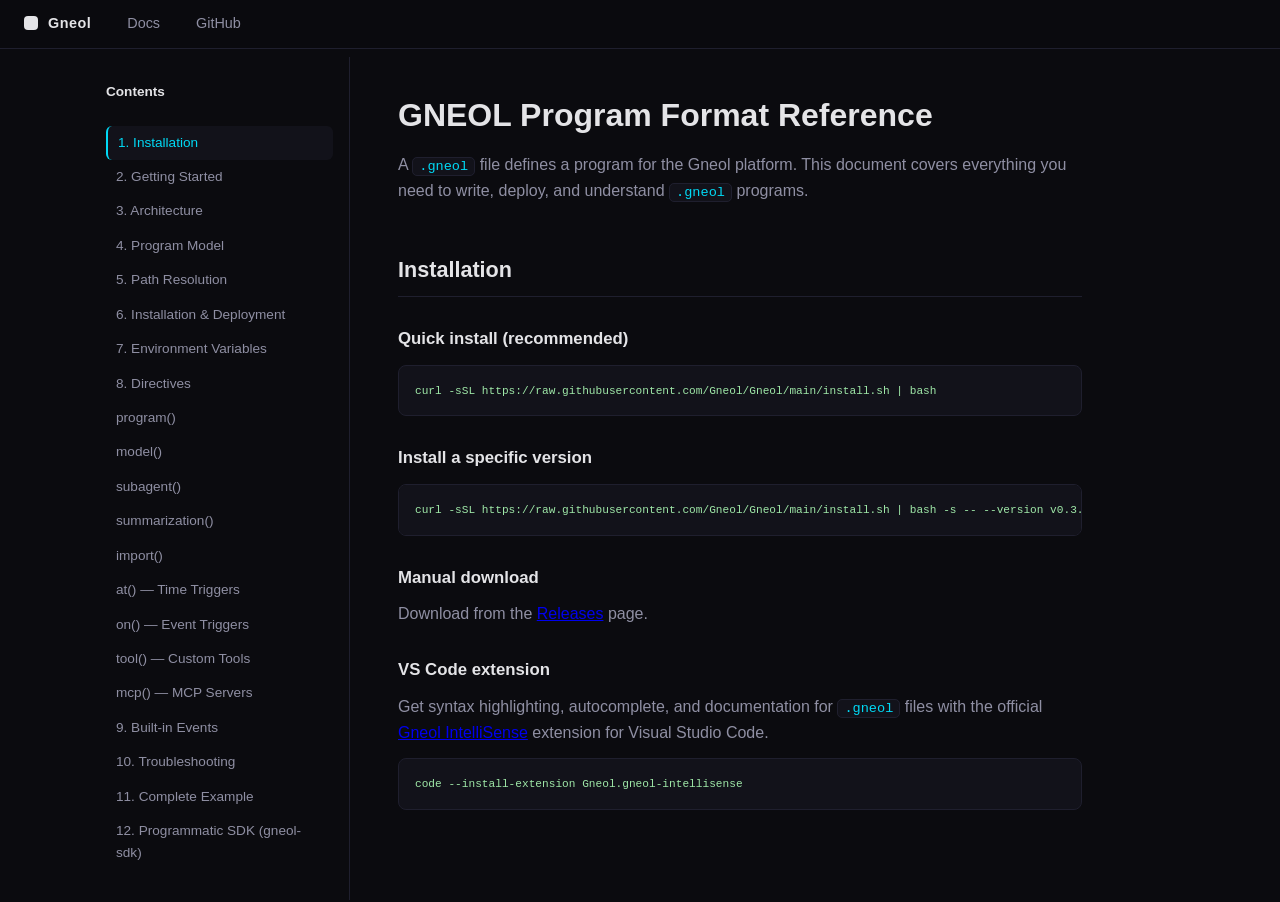
<file: docs/index.html>
<!DOCTYPE html>
<html lang="en">
  <head>
    <meta charset="UTF-8" />
    <meta name="viewport" content="width=device-width, initial-scale=1.0" />
    <title>GNEOL Program Format Reference — Gneol Docs</title>
    <meta name="description" content="Complete reference for writing .gneol programs: program headers, models, subagents, triggers, tools, and MCP servers." />
    <link rel="canonical" href="https://gneol.github.io/docs/" />

        <!-- Open Graph / Twitter card -->
    <link rel="canonical" href="https://gneol.github.io/docs/" />
    <meta property="og:type" content="website" />
    <meta property="og:site_name" content="Gneol" />
    <meta property="og:url" content="https://gneol.github.io/docs/" />
    <meta property="og:title" content="GNEOL Program Format Reference — Gneol Docs" />
    <meta property="og:description" content="Complete reference for writing .gneol programs: program headers, models, subagents, triggers, tools, and MCP servers." />
    <meta property="og:image" content="https://gneol.github.io/media/og-card.png" />
    <meta property="og:image:width" content="1200" />
    <meta property="og:image:height" content="630" />
    <meta property="og:image:alt" content="Gneol — a runtime for .gneol files, one binary" />
    <meta name="twitter:card" content="summary_large_image" />
    <meta name="theme-color" content="#0b0b0f" />
    <style>
      :root {
        --bg: #0b0b0f;
        --bg-elev: #12121a;
        --border: #1f1f2e;
        --text: #e4e4e7;
        --text-dim: #8f8fa3;
        --accent: #6c5ce7;
        --accent-2: #00d9f5;
      }
      * { margin: 0; padding: 0; box-sizing: border-box; }
      body {
        font-family: -apple-system, BlinkMacSystemFont, "Segoe UI", Roboto, sans-serif;
        background: var(--bg);
        color: var(--text);
        line-height: 1.65;
      }
      code, pre {
        font-family: "SF Mono", Menlo, Monaco, Consolas, monospace;
      }
      .topbar {
        position: sticky;
        top: 0;
        background: rgba(11,11,15,0.9);
        backdrop-filter: blur(10px);
        border-bottom: 1px solid var(--border);
        padding: 12px 24px;
        display: flex;
        align-items: center;
        gap: 20px;
      }
      .topbar a {
        color: var(--text-dim);
        text-decoration: none;
        font-size: 0.9rem;
        margin-right: 16px;
      }
      .topbar a:hover, .topbar a.logo:hover { color: var(--text); }
      .topbar a.logo { color: var(--text); font-weight: 700; letter-spacing: 0.5px; }
      .topbar a.logo::before {
        content: "";
        display: inline-block;
        width: 14px;
        height: 14px;
        background: var(--text);
        border-radius: 4px;
        margin-right: 10px;
        vertical-align: -2px;
      }
      .layout {
        display: grid;
        grid-template-columns: 260px 1fr;
        max-width: 1100px;
        margin: 0 auto;
      }
      .sidebar {
        position: sticky;
        top: 57px;
        height: calc(100vh - 57px);
        overflow-y: auto;
        border-right: 1px solid var(--border);
        padding: 24px 16px;
        font-size: 0.85rem;
      }
      .sidebar a {
        display: block;
        color: var(--text-dim);
        text-decoration: none;
        padding: 6px 10px;
        border-radius: 6px;
      }
      .sidebar a:hover {
        color: var(--text);
        background: var(--bg-elev);
      }
      .content {
        padding: 40px 48px 80px;
        max-width: 780px;
      }
      .doc-section { display: none; }
      .doc-section.active { display: block; }
      .sidebar a.active { color: var(--accent-2); background: var(--bg-elev); border-left: 2px solid var(--accent-2); }
      h1 { font-size: 2rem; margin-bottom: 8px; }
      h2 {
        font-size: 1.35rem;
        margin: 48px 0 16px;
        padding-bottom: 8px;
        border-bottom: 1px solid var(--border);
      }
      h3 { font-size: 1.05rem; margin: 28px 0 10px; }
      h4 { margin: 20px 0 8px; }
      p { margin: 10px 0; color: var(--text-dim); }
      ul, ol { margin: 10px 0 10px 24px; color: var(--text-dim); }
      li { margin: 4px 0; }
      code {
        background: var(--bg-elev);
        border: 1px solid var(--border);
        padding: 1px 6px;
        border-radius: 5px;
        font-size: 0.85em;
        color: var(--accent-2);
      }
      pre {
        background: var(--bg-elev);
        border: 1px solid var(--border);
        border-radius: 8px;
        padding: 14px 16px;
        overflow-x: auto;
        margin: 12px 0;
        font-size: 0.82rem;
      }
      pre code { background: none; border: none; padding: 0; color: #9fe8a8; }
      table {
        border-collapse: collapse;
        width: 100%;
        margin: 12px 0;
        font-size: 0.85rem;
      }
      th, td {
        border: 1px solid var(--border);
        padding: 8px 12px;
        text-align: left;
        color: var(--text-dim);
      }
      th { background: var(--bg-elev); color: var(--text); }
      .note {
        background: rgba(108,92,231,0.08);
        border-left: 3px solid var(--accent);
        padding: 10px 14px;
        border-radius: 0 6px 6px 0;
        margin: 12px 0;
        font-size: 0.9rem;
        color: var(--text-dim);
      }
      .note strong { color: var(--text); }
      .arch { text-align: center; margin: 20px 0; }
      .arch-node {
        display: inline-block;
        border: 1px solid var(--border);
        background: var(--bg-elev);
        border-radius: 8px;
        padding: 10px 18px;
        font-size: 0.8rem;
        color: var(--text-dim);
        min-width: 150px;
      }
      .arch-node strong { display: block; color: var(--text); font-size: 0.78rem; letter-spacing: 0.6px; margin-bottom: 2px; }
      .arch-server { border-color: var(--accent); box-shadow: 0 0 24px rgba(108,92,231,0.18); }
      .arch-cols { display: flex; justify-content: center; gap: 16px; flex-wrap: wrap; margin-top: 14px; }
      .arch-col { display: flex; flex-direction: column; align-items: center; }
      .arch-arrow { color: var(--accent-2); line-height: 1; margin-bottom: 4px; font-size: 0.9rem; }
      @media (max-width: 820px) {
        .layout { grid-template-columns: 1fr; }
        .sidebar { display: none; }
        .content { padding: 24px 20px 60px; }
        .mobile-nav {
          display: block;
          position: sticky;
          top: 57px;
          z-index: 100;
          padding: 12px 20px;
          background: var(--bg);
          border-bottom: 1px solid var(--border);
        }
        .mobile-nav select {
          width: 100%;
          background: var(--bg-elev);
          color: var(--text);
          border: 1px solid var(--border);
          border-radius: 0;
          font-family: inherit;
          font-size: 0.85rem;
          padding: 8px 10px;
          outline: none;
        }
      }
      .mobile-nav { display: none; }
    
    </style>
    <noscript><style>.doc-section { display: block !important; }</style></noscript>
  </head>
  <body>
    <div class="topbar">
      <a href="../" class="logo">Gneol</a>
      <a href="#getting-started">Docs</a>
      <a href="https://github.com/Gneol/Gneol" target="_blank" rel="noopener">GitHub</a>
    </div>

    <div class="mobile-nav">
      <select id="mobile-section-select" aria-label="Jump to section"></select>
    </div>

    <div class="layout">
      <nav class="sidebar">
        <strong>Contents</strong>
        <br /><br />
        <a href="#installation">1. Installation</a>
        <a href="#getting-started">2. Getting Started</a>
        <a href="#architecture">3. Architecture</a>
        <a href="#program-model">4. Program Model</a>
        <a href="#path-resolution">5. Path Resolution</a>
        <a href="#installation-deployment">6. Installation &amp; Deployment</a>
        <a href="#env-vars">7. Environment Variables</a>
        <a href="#directives">8. Directives</a>
        <a href="#program">program()</a>
        <a href="#model">model()</a>
        <a href="#subagent">subagent()</a>
        <a href="#summarization">summarization()</a>
        <a href="#import">import()</a>
        <a href="#at">at() — Time Triggers</a>
        <a href="#on">on() — Event Triggers</a>
        <a href="#tool">tool() — Custom Tools</a>
        <a href="#mcp">mcp() — MCP Servers</a>
        <a href="#built-in-events">9. Built-in Events</a>
        <a href="#troubleshooting">10. Troubleshooting</a>
        <a href="#complete-example">11. Complete Example</a>
        <a href="#sdk">12. Programmatic SDK (gneol-sdk)</a>
      </nav>

      <main class="content">
        <h1>GNEOL Program Format Reference</h1>
        <p>A <code>.gneol</code> file defines a program for the Gneol platform. This document covers everything you need to write, deploy, and understand <code>.gneol</code> programs.</p>

        
<div class="doc-section" id="sec-installation">
<h2 id="installation">
Installation</h2>
        <h3>Quick install (recommended)</h3>
<pre><code>curl -sSL https://raw.githubusercontent.com/Gneol/Gneol/main/install.sh | bash</code></pre>
        <h3>Install a specific version</h3>
<pre><code>curl -sSL https://raw.githubusercontent.com/Gneol/Gneol/main/install.sh | bash -s -- --version v0.3.0</code></pre>
        <h3>Manual download</h3>
        <p>Download from the <a href="https://github.com/Gneol/Gneol/releases" target="_blank" rel="noopener">Releases</a> page.</p>
        <h3>VS Code extension</h3>
        <p>
          Get syntax highlighting, autocomplete, and documentation for
          <code>.gneol</code> files with the official
          <a href="https://marketplace.visualstudio.com/items?itemName=Gneol.gneol-intellisense" target="_blank" rel="noopener">Gneol IntelliSense</a>
          extension for Visual Studio Code.
        </p>
<pre><code>code --install-extension Gneol.gneol-intellisense</code></pre>

        
</div>
<div class="doc-section" id="sec-getting-started">
<h2 id="getting-started">
Getting Started</h2>
        <p>A minimal <code>.gneol</code> program is just a header:</p>
<pre><code>program("Hello World")
  .model("fast-llm")</code></pre>
        <div class="note"><strong>Note:</strong> model tags that are not declared in the file must already exist on the local runtime (e.g. pre-cached tags shipped with fresh installs or added via <code>gneol model</code>).</div>
        <p>Save it as <code>hello.gneol</code>, then deploy:</p>
<pre><code>gneol deploy -f hello.gneol -i</code></pre>
        <p>This deploys the program and starts an interactive chat session. To watch the file and redeploy automatically on every save, use <code>-w</code> instead:</p>
<pre><code>gneol deploy -f hello.gneol -w</code></pre>
        <p>Then talk to your agent:</p>
<pre><code>gneol        # start an interactive session in the current directory
gneol -a     # list and select an existing agent, then start chatting</code></pre>
        <p>That creates an agent named after your program title. Agents are the workers of Gneol: they receive messages, call functions, and execute triggers. From here you can add models, subagents, triggers, tools, and MCP servers as described below.</p>

        
</div>
<div class="doc-section" id="sec-architecture">
<h2 id="architecture">
Architecture</h2>
        <p>Gneol runs as a <strong>local background server</strong>. It holds all runtime state &mdash; souls, programs, models, tools, triggers, event buckets, and sessions &mdash; under <code>~/.gneol</code>, and listens on a local port (default <code>3999</code>). The <code>gneol</code> terminal command is a lightweight <strong>client</strong> that connects to that server. Keeping state in one place is what makes Gneol's system of cooperating agents work.</p>

        <div class="arch">
          <div class="arch-node arch-server">
            <strong>GNEOL SERVER</strong>
            local daemon &middot; state in ~/.gneol &middot; default port 3999
          </div>
          <div class="arch-cols">
            <div class="arch-col">
              <span class="arch-arrow">&#9650;</span>
              <div class="arch-node"><strong>gneol</strong>CLI / terminal</div>
            </div>
          </div>
        </div>

        <p>Start the server explicitly:</p>
<pre><code>gneol start           # start the local server (foreground)
gneol start -d        # start it in the background and detach
gneol start -p 4000   # listen on a custom port instead of 3999</code></pre>

        <p>Check whether it is up with <code>gneol status</code>, and shut it down with <code>gneol stop</code>.</p>

        <p><strong>Programs outlive the terminal.</strong> Once deployed, a program runs inside the detached runtime — closing your terminal does not stop your agents, scheduled triggers, or event listeners. Programs only stop when you ask them to, or when the machine they run on shuts down.</p>

<pre><code>gneol stop -f hello.gneol   # stops the program
gneol stop                  # stops the runtime</code></pre>

        <p>Nothing is registered to auto-start on reboot, so after a restart bring the runtime back with <code>gneol start -d</code> — or simply run any <code>gneol</code> command, which starts it for you if it is not already listening.</p>

        <p>With the server running, calling <code>gneol</code> on its own starts an interactive session in the current directory.</p>

        <h3>Programs</h3>
        <p>When you run <code>gneol</code> in a directory that has no <code>index.gneol</code>, it asks how you would like to proceed and can create a starter program there. To deploy a program under any other name, point <code>deploy</code> at the file:</p>
<pre><code>gneol deploy -f custom.gneol   # deploy a program with any name</code></pre>

        <div class="note"><strong>Note:</strong> the server owns the runtime state, so a deployment is applied there rather than in your local directory.</div>

        

</div>

<div class="doc-section" id="sec-program-model">
<h2 id="program-model">
Program Model</h2>
        <p>Gneol programs describe a system of cooperating agents. For the client/server runtime that hosts them, see <a href="#architecture">Architecture</a>.</p>
        <ul>
          <li><strong>Program</strong> — a <code>.gneol</code> file. Defines models, subagents, triggers, tools, and MCP connections.</li>
          <li><strong>Agent</strong> — a worker spawned from the program header. Each agent has a name, traits, backstory, workspace, and a model.</li>
          <li><strong>Subagent</strong> — a specialized child agent declared with <code>subagent("Name")</code>. Useful for delegating focused tasks (CI monitoring, UI debugging, etc.).</li>
          <li><strong>Trigger</strong> — <code>at()</code> (time-based) or <code>on()</code> (event-based) blocks that fire actions automatically.</li>
          <li><strong>Tool</strong> — a function an agent can call. Built-ins come from the platform; custom ones come from <code>tool()</code> scripts or MCP servers.</li>
          <li><strong>MCP Server</strong> — an external Model Context Protocol server whose tools become callable by agents.</li>
        </ul>
        <p>A deployed program creates a root agent. It can dispatch work to its subagents (e.g., via trigger routing with <code>.subagent("Name")</code>).</p>

        
</div>
<div class="doc-section" id="sec-path-resolution">
<h2 id="path-resolution">
Path Resolution</h2>
        <p><strong>All relative paths in a <code>.gneol</code> file resolve relative to the directory containing that <code>.gneol</code> file</strong> — not the process CWD and not the agent workspace.</p>
        <p>This applies to:</p>
        <ul>
          <li><code>.context("Label").resource("path")</code></li>
          <li><code>import("path")</code></li>
          <li><code>.script("path")</code> in <code>tool()</code></li>
          <li><code>.config("path")</code> in <code>mcp()</code></li>
          <li><code>.ifExec("path", ...)</code> in <code>at()</code>/<code>on()</code></li>
        </ul>
        <p>Absolute paths and URLs are used as-is.</p>

        
</div>
<div class="doc-section" id="sec-installation-deployment">
<h2 id="installation-deployment">
Installation &amp; Deployment</h2>
        <p>Programs are deployed with the Gneol CLI. Start the runtime first if it isn't already running:</p>
<pre><code>gneol start          # start the runtime (--daemonize to run in background)
gneol deploy -f path/to/file.gneol          # deploy once
gneol deploy -f path/to/file.gneol -i       # deploy, then start an interactive session
gneol deploy -f path/to/file.gneol -w       # watch the file and redeploy on save</code></pre>
        <p><code>deploy</code> reconciles runtime state with your <code>.gneol</code> script:</p>
        <ol>
          <li>Parses the <code>.gneol</code> file and its <code>import()</code>s.</li>
          <li>Creates/updates the root agent for the program.</li>
          <li>Applies model bindings, subagent declarations, and triggers.</li>
          <li>Loads custom <code>tool()</code> scripts.</li>
          <li>Connects <code>mcp()</code> servers and syncs their tools.</li>
          <li>Rebuilds the agent's function list so new tools are immediately available.</li>
        </ol>
        <div class="note"><strong>Note:</strong> some sync steps (e.g., MCP connections) require a runtime restart to take full effect.</div>
        <p>Use <code>-i</code> to jump straight into a chat after deploying, or <code>-w</code> to watch your <code>.gneol</code> file and auto-redeploy every time you save.</p>
        <h3>Other useful commands</h3>
        <table>
          <tr><th>Command</th><th>Purpose</th></tr>
          <tr><td><code>gneol agent list</code></td><td>List agents on the local runtime.</td></tr>
          <tr><td><code>gneol agent scaffold &lt;name&gt;</code></td><td>Generate an agent scaffold as a <code>.gneol</code> snippet.</td></tr>
          <tr><td><code>gneol model list</code></td><td>List models on the local runtime.</td></tr>
          <tr><td><code>gneol mcp list</code></td><td>List MCP servers.</td></tr>
          <tr><td><code>gneol tool list</code></td><td>List tools.</td></tr>
          <tr><td><code>gneol event list</code></td><td>List events.</td></tr>
          <tr><td><code>gneol schedule list</code></td><td>List scheduled triggers.</td></tr>
          <tr><td><code>gneol secrets &lt;action&gt; [key] [value]</code></td><td>Manage encrypted API key store (<code>list</code>, <code>get</code>, <code>set</code>, <code>delete</code>).</td></tr>
          <tr><td><code>gneol convert</code></td><td>Convert <code>.gneol</code> to/from JSON or YAML.</td></tr>
          <tr><td><code>gneol rollback [target]</code></td><td>Rollback a previous deployment or resource change.</td></tr>
          <tr><td><code>gneol stop -f &lt;file&gt;</code></td><td>Stop a single program.</td></tr>
          <tr><td><code>gneol stop</code></td><td>Stop the whole runtime.</td></tr>
          <tr><td><code>gneol -a</code></td><td>List and select an existing agent, then start chatting.</td></tr>
        </table>
        <p>Run <code>gneol --help</code> for the full command list.</p>
        <div class="note"><strong>API keys:</strong> store secrets with <code>gneol secrets set &lt;key&gt; &lt;value&gt;</code>, then reference them from your program with <code>program().env(".env")</code> or <code>.model().apiKey("ENV_VAR")</code> — no hard-coded keys in your <code>.gneol</code> file.</div>

        
</div>

<div class="doc-section" id="sec-env-vars">
<h2 id="env-vars">Environment Variables</h2>
        <p>There are three ways to provide environment variables and API keys to your Gneol programs:</p>

        <h3>1. Global Secret Store (gneol secrets)</h3>
        <p>Store API keys and tokens globally, encrypted on your machine:</p>
<pre><code>gneol secrets set OPENROUTER_API_KEY sk-...
gneol secrets list
gneol secrets get OPENROUTER_API_KEY
gneol secrets delete OPENROUTER_API_KEY</code></pre>
        <p>Reference keys by name in your <code>.gneol</code> file — no hard-coded secrets:</p>
<pre><code>model("fast-llm")
  .provider("openrouter")
  .modelId("openai/gpt-4o-mini")
  .apiKey("OPENROUTER_API_KEY")</code></pre>

        <h3>2. Per-Program Env File</h3>
        <p>Point your program at a <code>.env</code> file on disk. Variables are injected into the program environment:</p>
<pre><code>program("My App")
  .env(".env")</code></pre>
        <p>If omitted, Gneol auto-detects a <code>.env</code> file in the program directory.</p>

        <h3>3. Shell Environment</h3>
        <p>Export variables in your terminal shell before running Gneol — available to all programs:</p>
<pre><code>export OPENROUTER_API_KEY=sk-...
gneol deploy -f hello.gneol</code></pre>

        
</div>
<div class="doc-section" id="sec-directives">
<h2 id="directives">
Directives</h2>

        <h3 id="program">1. program()</h3>
        <p>The program header. Every <code>.gneol</code> file must contain exactly one <code>program()</code> directive. <code>import()</code> directives may appear before it; all other directives must come after.</p>
<pre><code>program("Title")</code></pre>
        <table>
          <tr><th>Sub-function</th><th>Description</th></tr>
          <tr><td><code>.model("tag")</code></td><td>Assigns the parent agent's model tag.</td></tr>
          <tr><td><code>.use("agentId")</code></td><td>Binds the program to a specific existing agent. Usually auto-injected on install.</td></tr>
          <tr><td><code>.env("path")</code></td><td>Specifies an env file path (default: auto-detect).</td></tr>
          <tr><td><code>.context("Label").text("static text")</code></td><td>Injects static context into the system message.</td></tr>
          <tr><td><code>.context("Label").resource("path/or/url")</code></td><td>Loads file/URL content into the system message.</td></tr>
          <tr><td><code>.id("agentId")</code></td><td>Explicitly sets the agent ID. Unless you know what you're doing, let it be auto-injected.</td></tr>
          <tr><td><code>.avatar("path/or/url")</code></td><td>Sets the agent's avatar: a local <code>.glb</code> file path or an <code>http(s)://</code> URL pointing at a 3D model. Stored on the soul as <code>avatarUri</code>. Relative paths resolve against the program directory, preferring an <code>avatar/</code> subfolder when the file lives there.</td></tr>
        </table>
<pre><code>program("My App")
  .model("fast-llm")
  .env(".env")
  .context("Policy").text("Never share internal keys.")
  .context("FAQ").resource("./docs/faq.md")
  .avatar("src/avatar/Casual3_Female.glb")</code></pre>

        <div class="note"><strong>Avatars:</strong> the model is served at <code>GET /avatar?id=&lt;soulId&gt;</code> &mdash; remote URLs get a <code>302</code> redirect, local <code>.glb</code> files are served directly as <code>model/gltf-binary</code>. Opening the avatar client with <code>?id=&lt;soulId&gt;</code> loads the model and registers its animation clips, which enables <code>Internal.fetchAvatarAnimations</code> and <code>Internal.animateAvatar</code>.</div>

        <h3 id="model">2. model()</h3>
        <p>Declares a model binding for a tag used by agents, subagents, or summarization.</p>
<pre><code>model("tag")</code></pre>
        <table>
          <tr><th>Sub-function</th><th>Description</th></tr>
          <tr><td><code>.provider("name")</code></td><td>The provider name (e.g., <code>openrouter</code>). Required if <code>.apiKey()</code> is set.</td></tr>
          <tr><td><code>.modelId("id")</code></td><td>The model identifier (e.g., <code>openai/gpt-4o</code>).</td></tr>
          <tr><td><code>.apiKey("ENV_VAR")</code></td><td>Env variable name holding the API key.</td></tr>
          <tr><td><code>.temperature(0.7)</code></td><td>0.0 to 1.0.</td></tr>
          <tr><td><code>.maxTokens(4000)</code></td><td>Max output tokens.</td></tr>
          <tr><td><code>.rateLimit(10)</code></td><td>Requests per minute.</td></tr>
        </table>
        <div class="note"><strong>Validation:</strong> <code>provider</code> and <code>apiKey</code> must always be paired.</div>
<pre><code>model("deepseek-v4-flash")
  .provider("openrouter")
  .modelId("deepseek/deepseek-chat")
  .apiKey("DEEPSEEK_API_KEY")
  .temperature(0.7)
  .maxTokens(4000)

model("eagle-eye")
  .provider("openrouter")
  .modelId("openai/gpt-4o")
  .apiKey("OPENROUTER_API_KEY")
  .temperature(0.2)
  .maxTokens(4000)</code></pre>

        <h3 id="subagent">3. subagent()</h3>
        <p>Declares a specialized child agent. (The older <code>subagent()</code> keyword is deprecated — use <code>subagent()</code> directly in new programs; the example below shows the modern form.)</p>
<pre><code>subagent("Name")</code></pre>
        <table>
          <tr><th>Sub-function</th><th>Description</th></tr>
          <tr><td><code>.model("tag")</code></td><td>Assigns a model tag (empty name = wildcard for all).</td></tr>
          <tr><td><code>.id("agent_id")</code></td><td>Assigns an immutable identifier (used for lookups on re-parse).</td></tr>
          <tr><td><code>.description("text")</code></td><td>Sets the subagent's specialty/description (updates on re-parse).</td></tr>
          <tr><td><code>.backstory("text")</code></td><td>Sets the subagent's persona/instructions.</td></tr>
        </table>
        <p>All sub-functions are optional per subagent.</p>
<pre><code>subagent("Marcus")
  .model("eagle-eye")
  .description("CI monitoring specialist")
  .backstory("You are a CI subagent. Watch pipelines and report failures.")</code></pre>
        <p>A wildcard declaration applies its model to all subagents that don't declare one:</p>
<pre><code>subagent().model("deepseek-v4-flash")</code></pre>

        <h3 id="summarization">4. summarization()</h3>
        <p>Configures how conversations are summarized for the program's agents.</p>
<pre><code>summarization()</code></pre>
        <table>
          <tr><th>Sub-function</th><th>Description</th></tr>
          <tr><td><code>.model("tag")</code></td><td>Model tag to use for summarization.</td></tr>
          <tr><td><code>.prompt("...")</code></td><td>Summarization prompt (inline text, file path, or URL).</td></tr>
        </table>
<pre><code>summarization()
  .model("fast-llm")
  .prompt("tl;dr in 3 bullets")</code></pre>

        <h3 id="import">5. import()</h3>
        <p>Recursively resolves another <code>.gneol</code> file and inlines its contents. Imported files should be <strong>fragments</strong>: they may contain any directive except another <code>program()</code> header (headers and sub-directives are stripped on import). Circular imports are detected and skipped. Imports can appear anywhere in the file.</p>
<pre><code>import("common.gneol")</code></pre>
<pre><code>// common.gneol — a fragment with shared declarations
model("shared-model")
  .provider("openai")
  .modelId("gpt-4o-mini")
  .apiKey("OPENAI_API_KEY")</code></pre>

        <h3 id="at">6. at() — Time-Based Triggers</h3>
        <p>Schedules an action to run at specific times or intervals.</p>
<pre><code>at("timeExpr")</code></pre>
        <h4>Supported Time Expressions</h4>
        <table>
          <tr><th>Expression</th><th>Meaning</th></tr>
          <tr><td><code>+10s</code> / <code>+5min</code> / <code>+2h</code> / <code>+1d</code></td><td>Relative from deployment time.</td></tr>
          <tr><td><code>9am</code> / <code>3pm</code> / <code>9:40am</code></td><td>Absolute 12-hour (agent's local timezone).</td></tr>
          <tr><td><code>14:30</code> / <code>18:00</code></td><td>Absolute 24-hour (agent's local timezone).</td></tr>
          <tr><td><code>every:30mins</code> / <code>every:1h</code></td><td>Recurring interval.</td></tr>
          <tr><td><code>every:Mon</code> / <code>every:Tuesday</code></td><td>Day of week.</td></tr>
          <tr><td><code>every:1st</code> / <code>every:15th</code></td><td>Day of month.</td></tr>
        </table>
        <p>Fires are executed while the runtime is running; a missed fire while the runtime is down is not retroactively queued.</p>
        <h4>Sub-functions</h4>
        <table>
          <tr><th>Sub-function</th><th>Description</th></tr>
          <tr><td><code>.max(N)</code></td><td>Max triggers before auto-stop.</td></tr>
          <tr><td><code>.do("message")</code></td><td>Action message sent to the agent (or routed subagent). Chainable: <code>.do("a").do("b")</code>.</td></tr>
          <tr><td><code>.resource("path")</code></td><td>Attach file/URL context to the action.</td></tr>
          <tr><td><code>.if("condition text")</code></td><td>LLM-evaluated condition; action only runs if true.</td></tr>
          <tr><td><code>.ifExec("script", "operator", "expected")</code></td><td>Runs a shell script and compares stdout to expected. Operators: <code>eq</code> (default), <code>lt</code>, <code>gt</code>, <code>contains</code>. Two-arg form uses <code>eq</code>.</td></tr>
          <tr><td><code>.subagent("name")</code></td><td>Route the action to a subagent (deprecated alias).</td></tr>
          <tr><td><code>.modify()</code></td><td>Tag for review.</td></tr>
        </table>
<pre><code>at("every:10min")
  .if("Backend health endpoint is reachable")
  .do("Run health probe")
  .max(1)</code></pre>
<pre><code>at("every:5min")
  .ifExec("./scripts/health.sh", "ok")
  .do("Health check passed.")
  .max(3)</code></pre>
<pre><code>at("every:1min")
  .ifExec("./scripts/cpu.sh", "gt", "80")
  .do("CPU threshold exceeded.")
  .max(5)</code></pre>

        <h3 id="on">7. on() — Event-Based Triggers</h3>
        <p>Fires when an event is received. Events are pushed to the agent via the platform; see <a href="#built-in-events">Built-in Events</a>. (The <code>.subagent("name")</code> routing option below is a deprecated alias for routing to a subagent — use the subagent's name directly.)</p>
<pre><code>on("eventName")</code></pre>
        <table>
          <tr><th>Sub-function</th><th>Description</th></tr>
          <tr><td><code>.maxSize(N)</code></td><td>Max pending jobs before auto-fire (fires once threshold reached).</td></tr>
          <tr><td><code>.delay(N)</code></td><td>Debounce window in seconds (coalesces rapid events).</td></tr>
          <tr><td><code>.do("message")</code></td><td>Action message. Chainable: <code>.do("a").do("b")</code>.</td></tr>
          <tr><td><code>.resource("path")</code></td><td>Attach file/URL context.</td></tr>
          <tr><td><code>.if("condition text")</code></td><td>LLM-evaluated condition.</td></tr>
          <tr><td><code>.subagent("name")</code></td><td>Route to a subagent (deprecated alias).</td></tr>
          <tr><td><code>.modify()</code></td><td>Tag for review.</td></tr>
          <tr><td><code>.max(N)</code></td><td>Max triggers before auto-stop (global limit).</td></tr>
        </table>
<pre><code>on("deploy-event")
  .maxSize(1)
  .delay(10)
  .if("Latest CI passed")
  .do("Run deployment.")
  .subagent("Marcus")</code></pre>

        <h3 id="tool">8. tool() — Custom Tool Scripts</h3>
        <p>Declares a custom tool module from a worker script.</p>
<pre><code>tool("name")</code></pre>
        <table>
          <tr><th>Sub-function</th><th>Description</th></tr>
          <tr><td><code>.script("path")</code></td><td>Path to the worker script (relative or absolute).</td></tr>
          <tr><td><code>.description("text")</code></td><td>Human-readable description of the module.</td></tr>
        </table>
        <p>Worker scripts are written with the Gneol SDK (<code>gneol-sdk</code>, npm). See <a href="#sdk">Programmatic SDK — Custom tool scripts</a> for how to define tools.</p>
        <p>After install, tools are available as <code>tool.&lt;ModuleName&gt;.&lt;toolName&gt;()</code>. Action logs from <code>action()</code> are forwarded to the session stream.</p>
<pre><code>tool("CustomTool")
  .script("./custom_tool.js")</code></pre>

        <h3 id="mcp">9. mcp() — MCP Server Declarations</h3>
        <p>Connects MCP servers and syncs their tools into the agent's function list. <code>mcp("name").config(...)</code> uses the standard MCP config JSON format.</p>
<pre><code>mcp("name")</code></pre>
        <table>
          <tr><th>Sub-function</th><th>Description</th></tr>
          <tr><td><code>.config("path/or/url")</code></td><td>Local JSON config file path, or URL to a remote config.</td></tr>
          <tr><td><code>.token("ENV_VAR")</code></td><td>Chainable. Adds auth tokens: first token becomes <code>Authorization: Bearer</code> (HTTP) or <code>TOKEN</code> env (STDIO); extras become <code>X-Token-2</code> (HTTP) / <code>TOKEN_2</code> (STDIO).</td></tr>
        </table>
        <p><strong>Config format:</strong></p>
<pre><code>{
  "mcpServers": {
    "filesystem": {
      "command": "npx",
      "args": ["-y", "@modelcontextprotocol/server-filesystem", "/tmp"]
    },
    "exa": {
      "url": "https://mcp.exa.ai/mcp"
    }
  }
}</code></pre>
        <p>Supports <code>stdio</code> (<code>command</code>/<code>args</code>) and HTTP Streamable (<code>url</code>) transports. Optional <code>env</code>/<code>headers</code> fields are supported; <code>${VAR}</code> placeholders are expanded from the environment.</p>
<pre><code>mcp("test-servers")
  .config("mcp-servers.json")

mcp("secure-api")
  .config("mcp-remote.json")
  .token("MY_API_TOKEN")</code></pre>

        
</div>
<div class="doc-section" id="sec-built-in-events">
<h2 id="built-in-events">
Built-in Events</h2>
        <table>
          <tr><th>Event</th><th>Fired when</th></tr>
          <tr><td><code>Idle</code></td><td>The agent is idle (no pending work). Often used for keep-alive checks.</td></tr>
          <tr><td><code>deploy-event</code></td><td>A program is deployed/redeployed (useful for CI-triggered deployments).</td></tr>
          <tr><td><code>message</code></td><td>A user or agent message arrives.</td></tr>
        </table>
        <p>Custom application events can be emitted by tools/scripts; <code>on("name")</code> listens for any event pushed to the agent.</p>

        
</div>
<div class="doc-section" id="sec-troubleshooting">
<h2 id="troubleshooting">
Troubleshooting</h2>
        <h4>Deploy fails with "missing model binding"</h4>
        <p>Every <code>.model("tag")</code> reference in the header/subagents must have a matching <code>model("tag")</code> block, or the tag must already be cached.</p>
        <h4>MCP tools not appearing</h4>
        <p>Ensure <code>mcp()</code> config paths are correct, then restart the runtime after deploy; HTTP servers may require network access. Tools appear prefixed with the declared MCP name: <code>mcp.&lt;name&gt;.&lt;toolName&gt;</code> (e.g., <code>mcp.test-servers.&lt;toolName&gt;</code>).</p>
        <h4>Trigger never fires</h4>
        <p>Check the <code>at()</code> / <code>on()</code> conditions. LLM-evaluated <code>.if()</code> can fail silently; try removing it to isolate.</p>
        <h4><code>ifExec</code> not matching</h4>
        <p>Confirm the script is executable and its stdout exactly matches (or use <code>contains</code>). Paths resolve relative to the <code>.gneol</code> file.</p>
        <h4>Subagent not receiving routed actions</h4>
        <p>Verify the subagent name matches a <code>subagent("Name")</code> declaration exactly.</p>

        
</div>

<div class="doc-section" id="sec-complete-example">
<h2 id="complete-example">
Complete Example</h2>
<pre><code>program("Dispatch Test")
  .model("deepseek-v4-flash") // ensure a model("deepseek-v4-flash") block exists or the tag is cached
  .env(".env")
  .context("Policy").text("Never share internal keys.")
  .context("FAQ").resource("./docs/faq.md")
  .avatar("src/avatar/Casual3_Female.glb")

model("deepseek-v4-flash")
  .provider("openrouter")
  .modelId("deepseek/deepseek-chat")
  .apiKey("DEEPSEEK_API_KEY")
  .temperature(0.7)
  .maxTokens(4000)

model("eagle-eye")
  .provider("openrouter")
  .modelId("openai/gpt-4o")
  .apiKey("OPENROUTER_API_KEY")
  .temperature(0.2)
  .maxTokens(4000)

subagent("Marcus")
  .model("eagle-eye")
  .description("CI subagent")

subagent().model("deepseek-v4-flash")

summarization().model("deepseek-v4-flash").prompt("tl;dr in 3 bullets")

tool("CustomTool")
  .script("./custom_tool.js")

mcp("test-servers")
  .config("mcp-servers.json")

at("every:10min")
  .if("Context feature is fully working")
  .do("Log: Context feature is done.")
  .max(1)

on("deploy-event")
  .maxSize(1)
  .if("Latest CI passed")
  .do("Run deployment.")

at("every:5min")
  .ifExec("./scripts/health.sh", "ok")
  .do("Health check passed.")
  .max(3)

at("every:1min")
  .ifExec("./scripts/cpu.sh", "gt", "80")
  .do("CPU threshold exceeded.")
  .max(5)</code></pre>
      
</div>

<div class="doc-section" id="sec-sdk">
<h2 id="sdk">Programmatic SDK (gneol-sdk)</h2>
        <p>The <a href="https://www.npmjs.com/package/gneol-sdk" target="_blank" rel="noopener"><code>gneol-sdk</code></a> package builds <code>.gneol</code> programs from TypeScript or JavaScript. Instead of editing script text by hand, you compose the program through typed accessors — models, subagents, triggers, tools, MCP servers, summarization, imports — then write it to disk and deploy it with the Gneol CLI.</p>

        <h3>Prerequisites</h3>
        <ul>
          <li><strong>Node.js</strong> v16 or later.</li>
          <li><strong>Gneol CLI</strong> on your <code>PATH</code> — the SDK shells out to it for <code>save()</code> and <code>deploy()</code>. Gneol ships as a single self-contained binary (no npm package):</li>
        </ul>
<pre><code>curl -sSL https://raw.githubusercontent.com/Gneol/Gneol/main/install.sh | bash</code></pre>

        <h3>Installation</h3>
<pre><code>npm install gneol-sdk</code></pre>

        <h3>Quick start</h3>
        <p>Import <code>Program</code>, point it at the <code>.gneol</code> file you want to build, populate it, then <code>save()</code> and <code>deploy()</code>:</p>
<pre><code>import { Program } from "gneol-sdk";

// 1. Point the Program at a .gneol file (created on first save)
const program = new Program("./support-triage.gneol");

// 2. Set the program header
program.header.set({ name: "Support Triage", model: "fast-llm" });

// 3. Declare a model binding
await program.models.create({
  name: "fast-llm",
  provider: "openrouter",
  modelId: "openai/gpt-4o-mini",
  apiKey: "OPENROUTER_API_KEY",
  temperature: 0.1,
  maxTokens: 1024,
});

// 4. Declare a subagent
await program.subagents.create({
  name: "BillingBot",
  model: "fast-llm",
  description: "Handles payment, refund, and invoice inquiries.",
});

// 5. Route a scheduled trigger to it
await program.triggers.create({
  timeExpr: "every:30min",
  do: ["Run escalation check for tickets older than 4 hours."],
  subagent: "BillingBot",
  max: 48, // 48 runs x 30min = 24 hours of coverage
});

// 6. Write the .gneol file, then deploy it
await program.save();   // → ./support-triage.gneol
await program.deploy(); // → gneol deploy -f ./support-triage.gneol</code></pre>

        <h3>Directive accessors</h3>
        <p>Every directive in this reference is an accessor on the <code>Program</code> instance, so you create, list, update, and delete them as objects instead of editing script text by hand. The generated output is the same plain-text <code>.gneol</code> format documented above.</p>
        <table>
          <tr><th>Directive</th><th>Accessor</th><th>Methods</th></tr>
          <tr><td>Header</td><td><code>program.header</code></td><td><code>.set()</code>, <code>.get()</code>, <code>.clear()</code></td></tr>
          <tr><td>Model</td><td><code>program.models</code></td><td><code>.create()</code>, <code>.get()</code>, <code>.list()</code>, <code>.update()</code>, <code>.delete()</code>, <code>.clear()</code></td></tr>
          <tr><td>Subagent</td><td><code>program.subagents</code></td><td><code>.create()</code>, <code>.get()</code>, <code>.list()</code>, <code>.update()</code>, <code>.delete()</code>, <code>.clear()</code></td></tr>
          <tr><td>Summarization</td><td><code>program.summarizations</code></td><td><code>.create()</code>, <code>.get()</code>, <code>.list()</code>, <code>.update()</code>, <code>.delete()</code>, <code>.clear()</code></td></tr>
          <tr><td>Tool</td><td><code>program.tools</code></td><td><code>.create()</code>, <code>.get()</code>, <code>.list()</code>, <code>.update()</code>, <code>.delete()</code>, <code>.clear()</code></td></tr>
          <tr><td>MCP server</td><td><code>program.mcp</code></td><td><code>.create()</code>, <code>.get()</code>, <code>.list()</code>, <code>.update()</code>, <code>.delete()</code>, <code>.clear()</code></td></tr>
          <tr><td>Trigger (<code>at()</code> / <code>on()</code>)</td><td><code>program.triggers</code></td><td><code>.create()</code>, <code>.get()</code>, <code>.list()</code>, <code>.update()</code>, <code>.delete()</code>, <code>.clear()</code></td></tr>
          <tr><td>Import</td><td><code>program.imports</code></td><td><code>.add()</code>, <code>.remove()</code>, <code>.list()</code>, <code>.clear()</code></td></tr>
        </table>
        <p>Every accessor returns the new resource id as a string from <code>.create()</code>, and <code>.list()</code> returns each item with its <code>resourceId</code> attached.</p>

        <h3>Triggers, MCP, tools, and imports</h3>
<pre><code>// Event-driven trigger (generates on()) with debounce and a pending-job threshold
await program.triggers.create({
  eventName: "new-ticket",
  do: ["Classify ticket by category.", "Route to the appropriate subagent."],
  maxSize: 10, // fire once 10 pending jobs accumulate
  delay: 5,    // debounce 5 seconds
});

// Daily scheduled trigger (generates at())
await program.triggers.create({ timeExpr: "9am", do: ["Generate daily support summary."] });

// MCP server — config is the MCP config JSON as a string
await program.mcp.create({
  name: "account-db",
  config: JSON.stringify({ type: "http", url: "https://internal-api.example.com/mcp" }),
});

// Custom tool — points at a worker script (see below)
await program.tools.create({
  name: "ticket-lookup",
  script: "./tools/ticket-lookup.js",
  description: "Search and retrieve customer support tickets by ID or email.",
});

// Summarization
await program.summarizations.create({
  model: "summary-model",
  prompt: "Summarize all resolved tickets in the last 24 hours.",
});

// Shared .gneol fragments
program.imports.add("shared/escalation-policies.gneol");</code></pre>

        <h3>Naming: subagents and subagents</h3>
        <p>The SDK keeps the original TypeScript names: the accessor is <code>program.subagents</code> and the trigger routing field is <code>subagent</code>. In the generated <code>.gneol</code> text both appear as <code>subagent()</code>, matching the directive documented in this reference — so <code>program.subagents.create({ name: "BillingBot", ... })</code> plus <code>{ subagent: "BillingBot" }</code> on a trigger produces <code>subagent("BillingBot")</code> and routes the action to it.</p>

        <h3>Custom tool scripts</h3>
        <p>The script referenced by <code>tool()</code> <code>.script()</code> (see <a href="#tool">tool() — Custom Tool Scripts</a>) is a worker module built with the SDK's <code>Module</code> class. Each <code>.tool()</code> definition declares its input and output schemas with <code>zod</code>, plus optional <code>action</code> (a log line forwarded to the session stream) and <code>auth</code> (permission gate) hooks.</p>
<pre><code>import { Module, z } from "gneol-sdk";

const mod = new Module("TicketLookup");

mod.tool({
  name: "lookupTicket",
  description: "Retrieve a support ticket by ID.",
  parameters: z.object({ ticketId: z.string() }),
  output: z.object({ subject: z.string(), status: z.string() }),
  auth: async () =&gt; true,
  action: async (args) =&gt; `lookupTicket ${args.ticketId}`,
  func: async (args) =&gt; ({ subject: "Refund not received", status: "open" }),
});

mod.parse(); // starts the worker message loop</code></pre>
        <p>Registered tools are callable by the agent as <code>tool.&lt;ModuleName&gt;.&lt;toolName&gt;()</code> — for example <code>tool.TicketLookup.lookupTicket()</code>.</p>

        <h3>Server and Module</h3>
        <p>Beyond program authoring, the package exports <code>Server</code> (hosts one or more <code>Module</code> instances over a socket) and <code>execAsync</code> (a promise wrapper around shell execution).</p>
<pre><code>import { Server, Module } from "gneol-sdk";

const server = new Server();            // new Server(url?, scid?)
const events = await server.serve(4000, [modA, modB]);
await server.close();</code></pre>

        <h3>What is on disk</h3>
        <p>A <code>Program</code> holds its directives in memory. <code>save()</code> serializes them and shells out to <code>gneol convert</code> to write the <code>.gneol</code> file at the path given to the constructor. <code>deploy(outputPath?)</code> does the same conversion — optionally to a different path — and then runs <code>gneol deploy -f &lt;path&gt;</code>.</p>
        <p>Keep your SDK source and the generated <code>.gneol</code> file under version control (for example git). To roll back, check out the previous version and re-run <code>program.deploy()</code>.</p>
        <p><a href="https://www.npmjs.com/package/gneol-sdk" target="_blank" rel="noopener">Read the full SDK guide on npm</a></p>
</div>

      </main>

    <script>
      // Docs navigation — show one section at a time
      (function () {
        var links = document.querySelectorAll(".sidebar a");
        var sections = document.querySelectorAll(".doc-section");

        function showSection(id) {
          sections.forEach(function (s) {
            s.classList.remove("active");
            if (s.id === "sec-" + id) s.classList.add("active");
          });
          links.forEach(function (l) {
            l.classList.remove("active");
            if (l.getAttribute("href") === "#" + id) l.classList.add("active");
          });
          var sel = document.getElementById("mobile-section-select");
          if (sel && sel.value !== id) sel.value = id;
        }

        links.forEach(function (link) {
          link.addEventListener("click", function (e) {
            var id = link.getAttribute("href").slice(1);
            var target = document.getElementById("sec-" + id);
            // Sub-items (e.g. program(), model()) live under Directives
            if (target) {
              showSection(id);
            } else {
              showSection("directives");
            }
            // Keep active highlight on the parent item for sub-item clicks
            if (!target) {
              links.forEach(function (l) {
                l.classList.remove("active");
                if (l.getAttribute("href") === "#directives") l.classList.add("active");
              });
              var sel = document.getElementById("mobile-section-select");
              if (sel) sel.value = "directives";
            }
          });
        });

        // Build mobile select options from sidebar links, showing top-level sections
        var sel = document.getElementById("mobile-section-select");
        if (sel) {
          var seen = {};
          links.forEach(function (l) {
            var id = l.getAttribute("href").slice(1);
            var label = l.textContent.replace(/^\d+\.\s*/, "");
            if (id === "directives" || !document.getElementById("sec-" + id)) return;
            if (seen[id]) return;
            seen[id] = true;
            var opt = document.createElement("option");
            opt.value = id;
            opt.textContent = label;
            sel.appendChild(opt);
          });
          sel.addEventListener("change", function () {
            showSection(sel.value);
            window.scrollTo({ top: 0, behavior: "smooth" });
          });
        }

        // Show first section by default if none active
        if (!document.querySelector(".doc-section.active") && sections.length) {
          sections[0].classList.add("active");
          showSection(sections.length ? sections[0].id.slice(4) : "");
        }
        if (!document.querySelector(".sidebar a.active")) {
          var first = links[0];
          if (first) first.classList.add("active");
        }
      })();
    </script>
</div>
  </body>
</html>
</file>
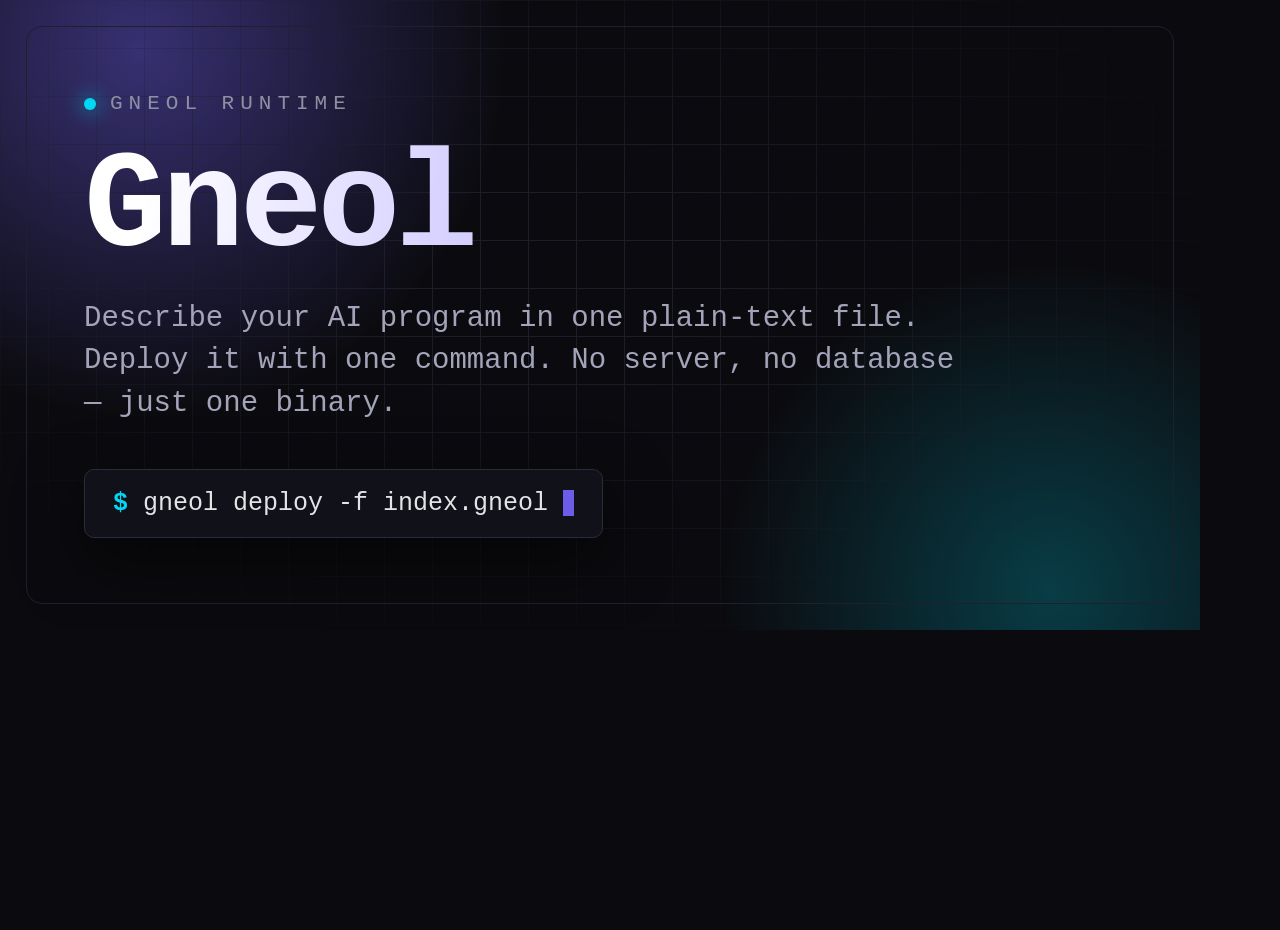
<file: og-card.html>
<!doctype html>
<html lang="en">
<head>
<meta charset="utf-8" />
<title>Gneol OG card</title>
<style>
  * { margin: 0; padding: 0; box-sizing: border-box; }
  html, body { width: 1200px; height: 630px; overflow: hidden; }
  body {
    background: #0b0b0f;
    color: #e4e4e7;
    font-family: "SF Mono", "SFMono-Regular", Menlo, Monaco, Consolas, monospace;
    position: relative;
  }
  .glow-a { position: absolute; width: 760px; height: 760px; left: -240px; top: -330px; border-radius: 50%; background: radial-gradient(circle, rgba(108,92,231,0.46) 0%, rgba(108,92,231,0) 68%); }
  .glow-b { position: absolute; width: 680px; height: 680px; right: -190px; bottom: -300px; border-radius: 50%; background: radial-gradient(circle, rgba(0,217,245,0.24) 0%, rgba(0,217,245,0) 68%); }
  .grid {
    position: absolute; inset: 0;
    background-image: linear-gradient(rgba(31,31,46,0.9) 1px, transparent 1px), linear-gradient(90deg, rgba(31,31,46,0.9) 1px, transparent 1px);
    background-size: 48px 48px;
    -webkit-mask-image: radial-gradient(ellipse at 46% 42%, #000 18%, transparent 76%);
    mask-image: radial-gradient(ellipse at 46% 42%, #000 18%, transparent 76%);
  }
  .edge { position: absolute; inset: 26px; border: 1px solid #1f1f2e; border-radius: 16px; }
  .content { position: relative; z-index: 2; display: flex; flex-direction: column; justify-content: center; height: 100%; padding: 0 84px; }
  .brand { display: flex; align-items: center; gap: 14px; margin-bottom: 30px; }
  .dot { width: 12px; height: 12px; border-radius: 50%; background: #00d9f5; box-shadow: 0 0 20px rgba(0,217,245,0.95); }
  .brand-name { font-size: 21px; letter-spacing: 6px; text-transform: uppercase; color: #8f8fa3; }
  h1 {
    font-size: 138px; line-height: 0.92; letter-spacing: -5px; font-weight: 700;
    background: linear-gradient(96deg, #ffffff 6%, #c9c2ff 46%, #7be6f8 100%);
    -webkit-background-clip: text; background-clip: text;
    -webkit-text-fill-color: transparent;
    margin-bottom: 26px;
  }
  .sub { font-size: 29px; line-height: 1.45; color: #a3a3b9; max-width: 900px; margin-bottom: 44px; }
  .term {
    display: inline-flex; align-items: center; gap: 15px;
    border: 1px solid #2a2a3d; background: rgba(18,18,26,0.94);
    border-radius: 10px; padding: 19px 28px; font-size: 25px;
    box-shadow: 0 24px 64px rgba(0,0,0,0.6); width: fit-content;
  }
  .prompt { color: #00d9f5; font-weight: 700; }
  .cmd { color: #e4e4e7; }
  .caret { width: 11px; height: 26px; background: #6c5ce7; display: inline-block; }
</style>
</head>
<body>
  <div class="glow-a"></div>
  <div class="glow-b"></div>
  <div class="grid"></div>
  <div class="edge"></div>
  <div class="content">
    <div class="brand"><span class="dot"></span><span class="brand-name">Gneol Runtime</span></div>
    <h1>Gneol</h1>
    <p class="sub">Describe your AI program in one plain-text file. Deploy it with one command. No server, no database &mdash; just one binary.</p>
    <div class="term"><span class="prompt">$</span><span class="cmd">gneol deploy -f index.gneol</span><span class="caret"></span></div>
  </div>
</body>
</html>
</file>
